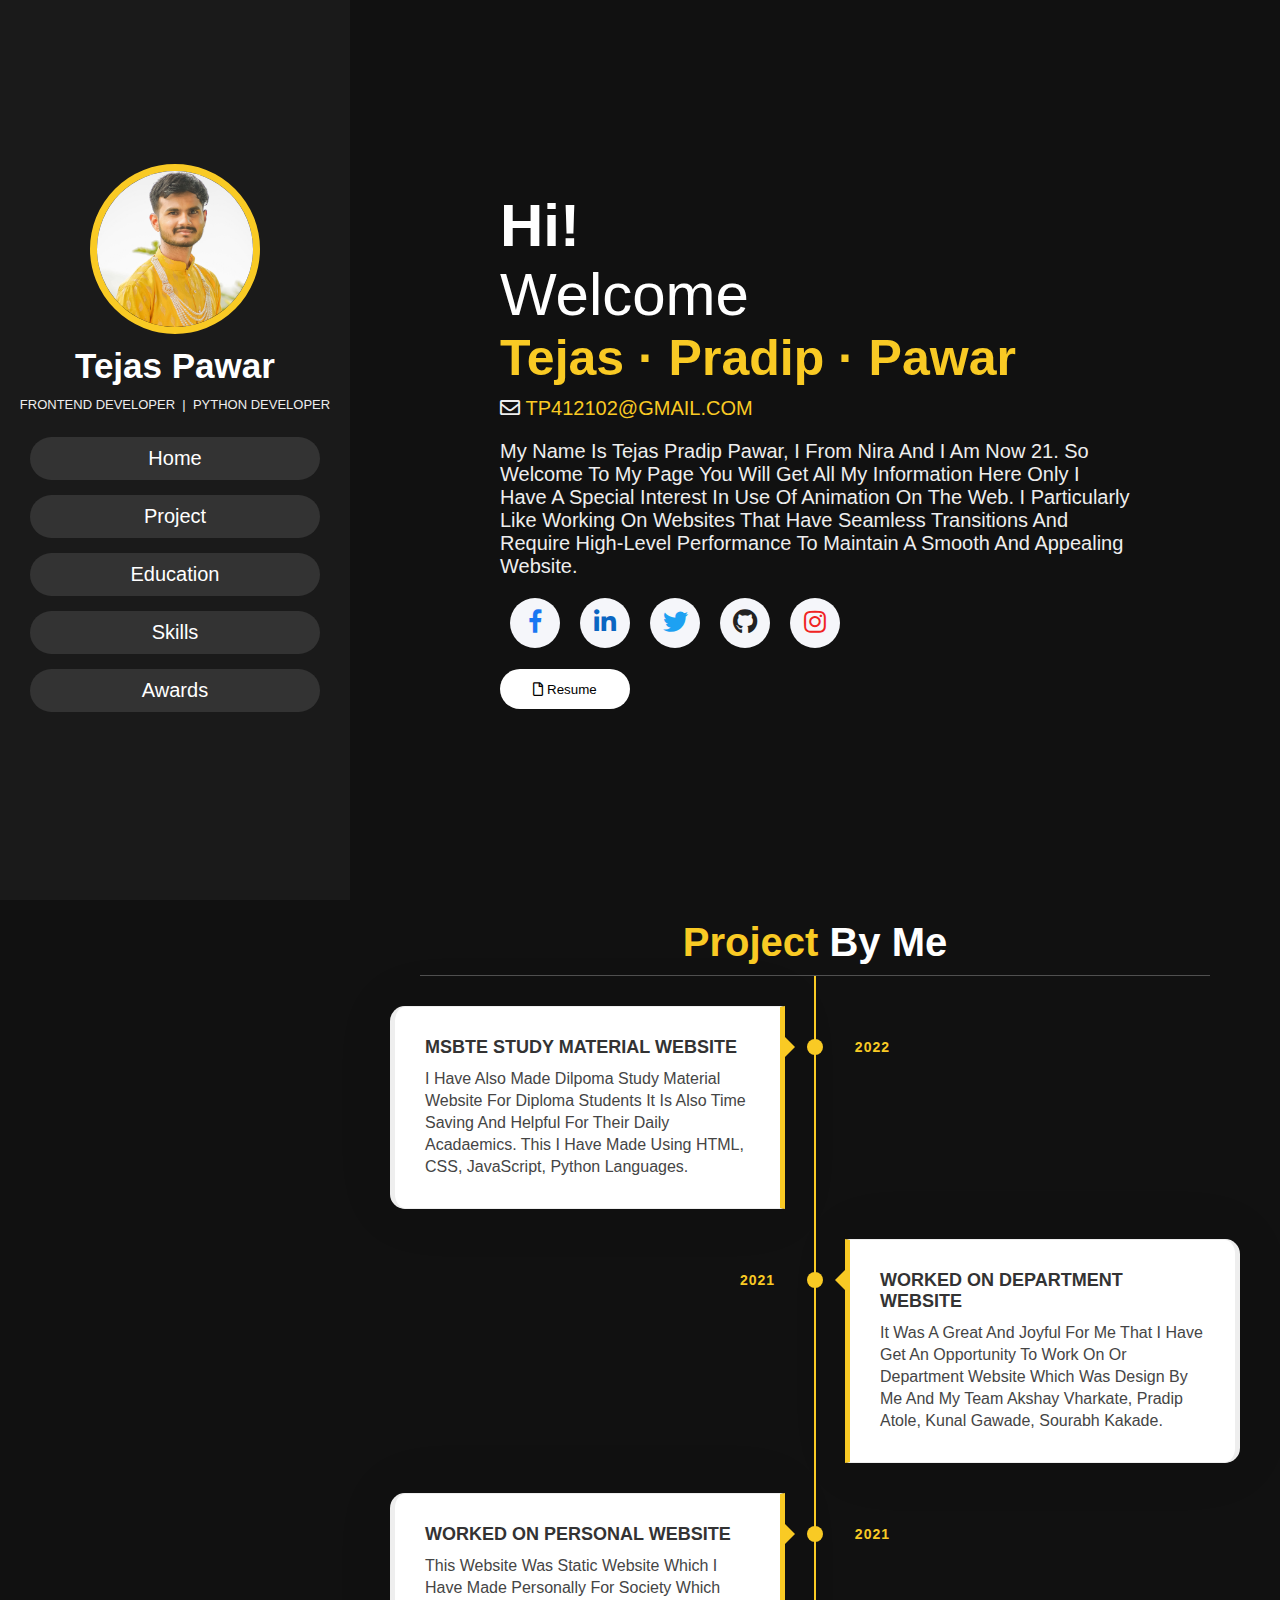
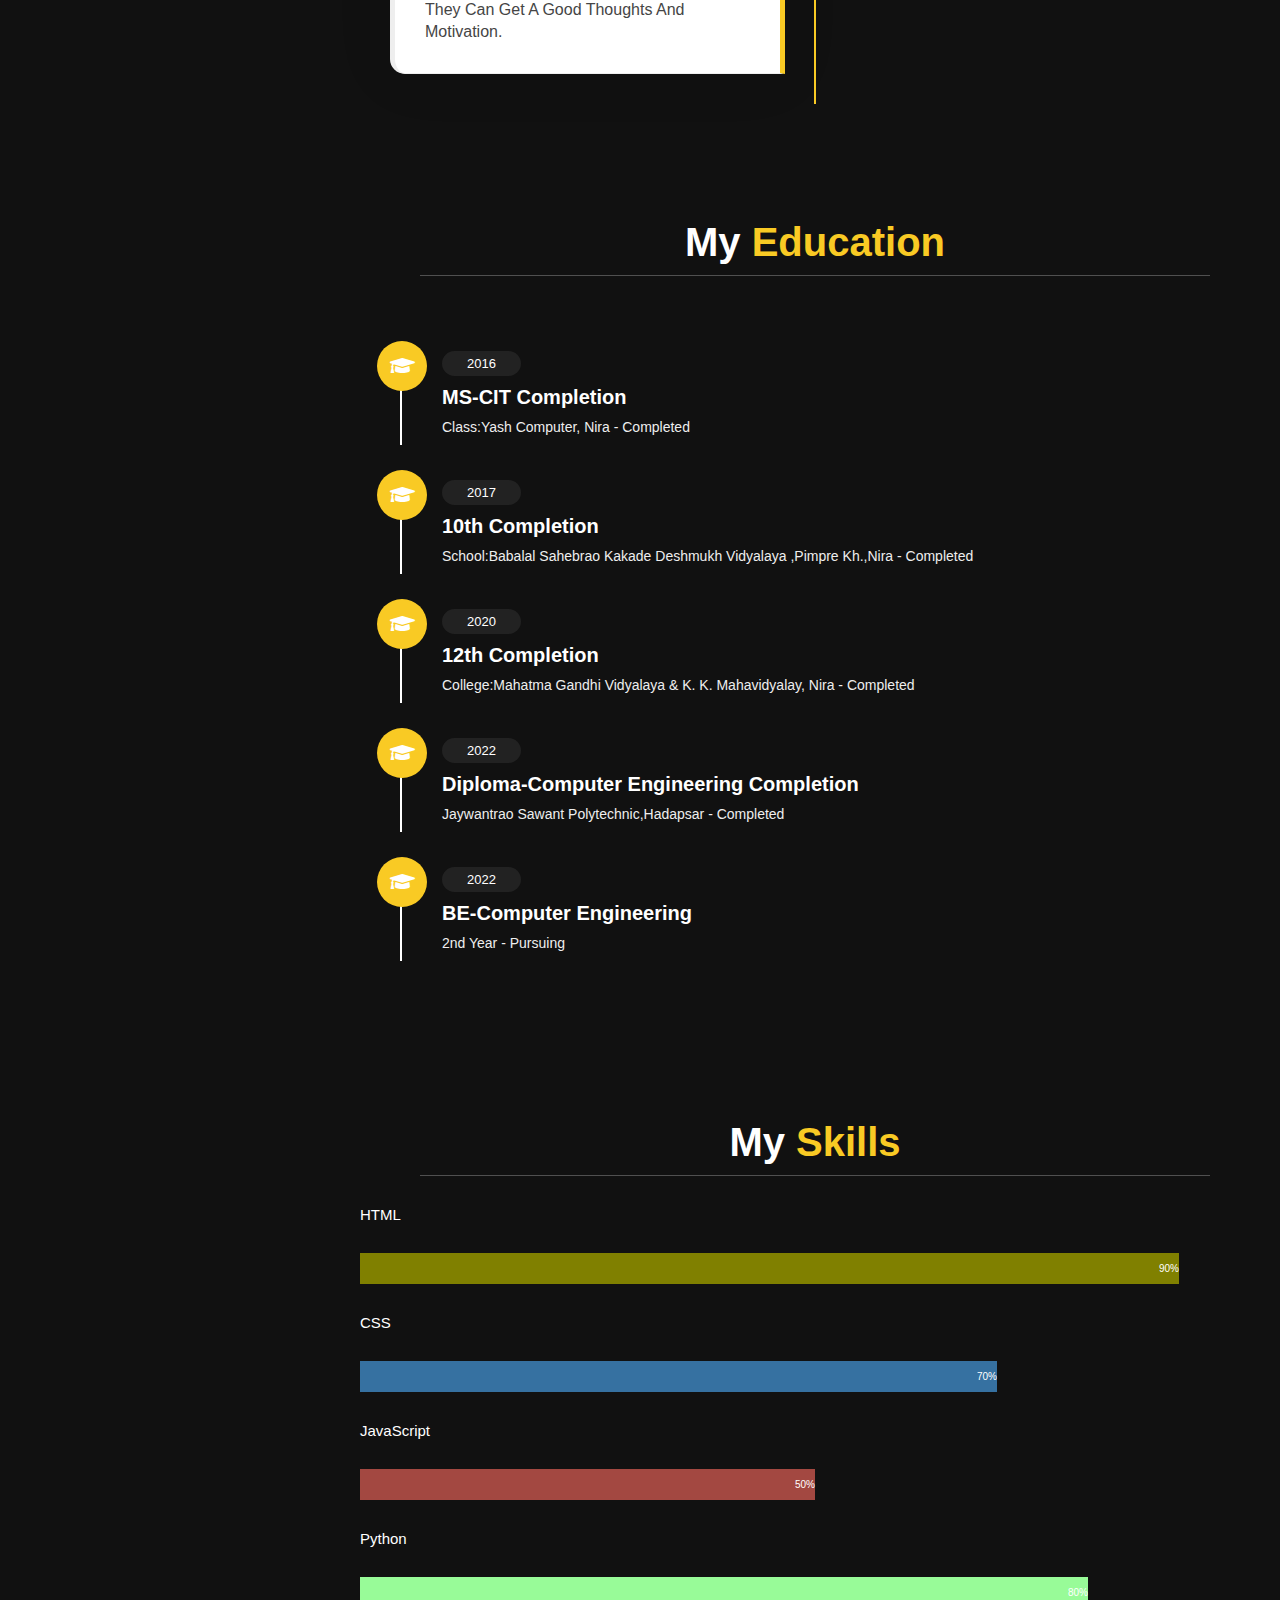
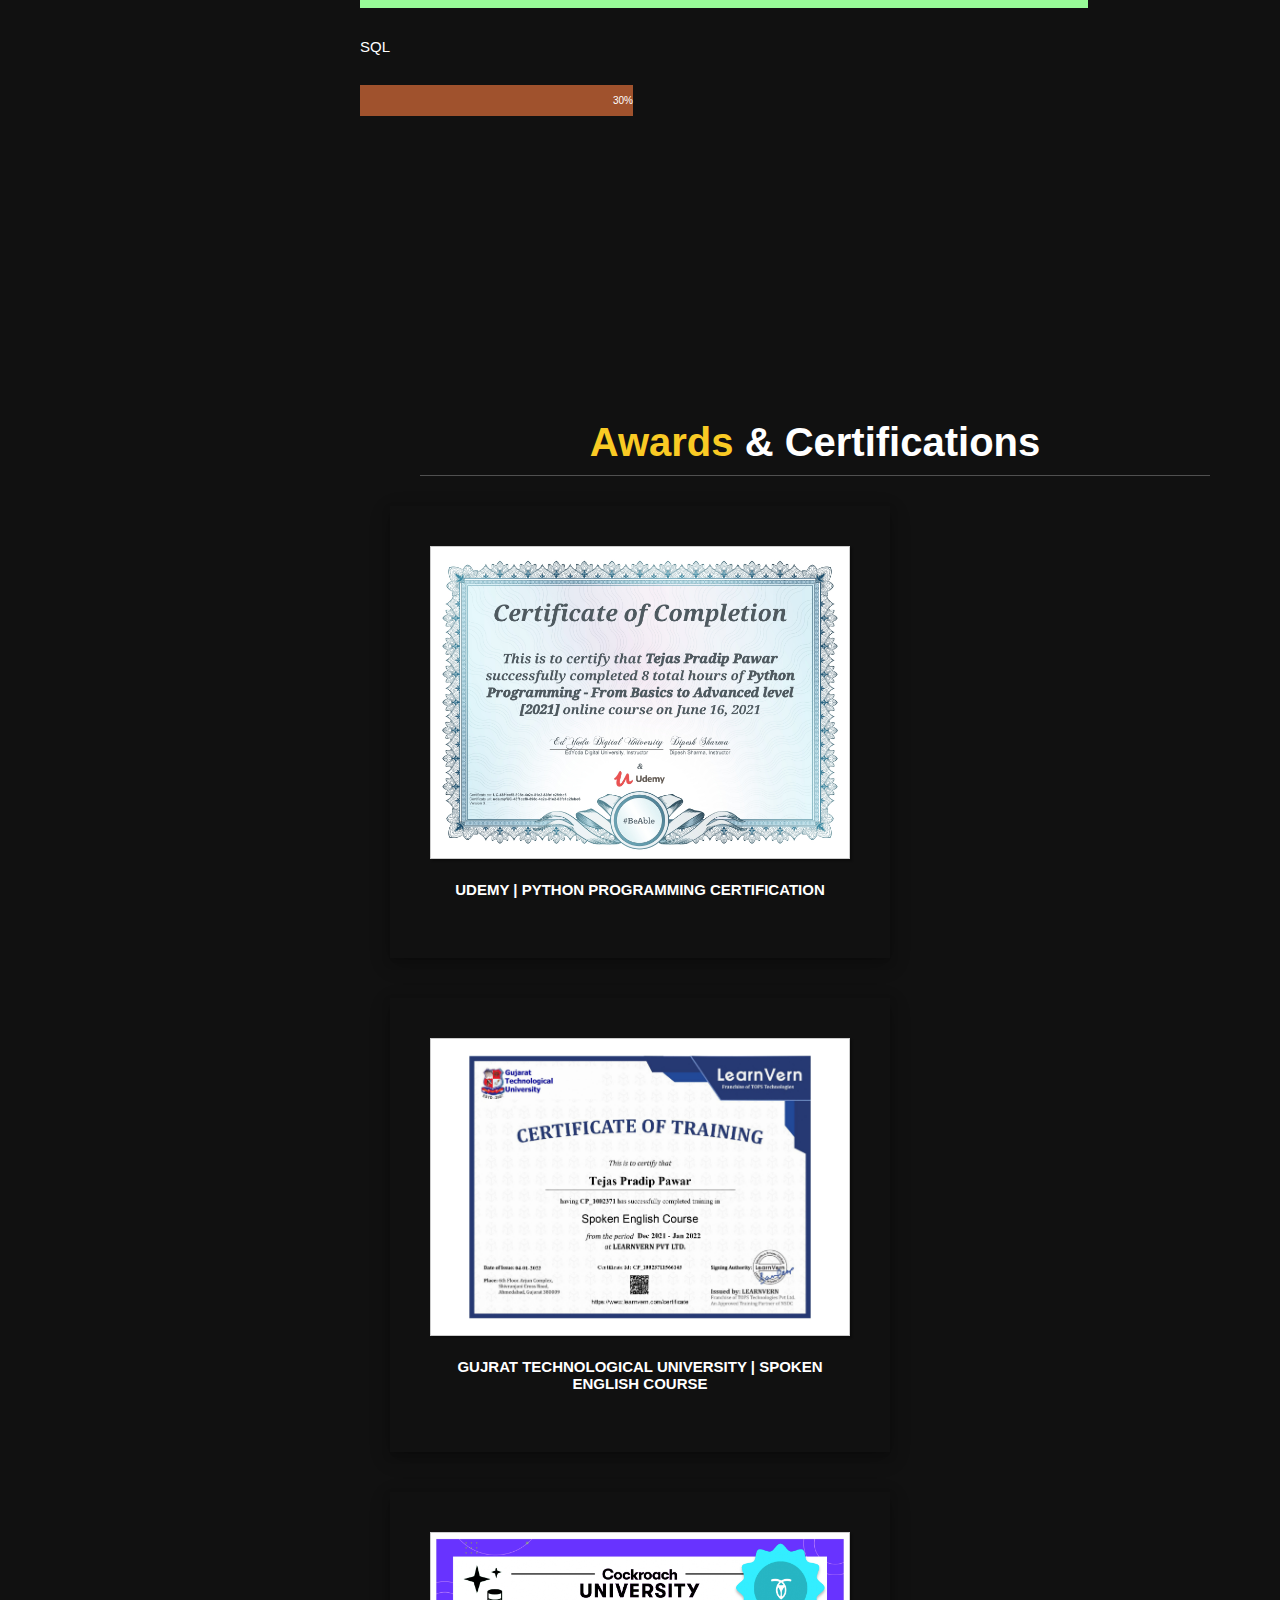
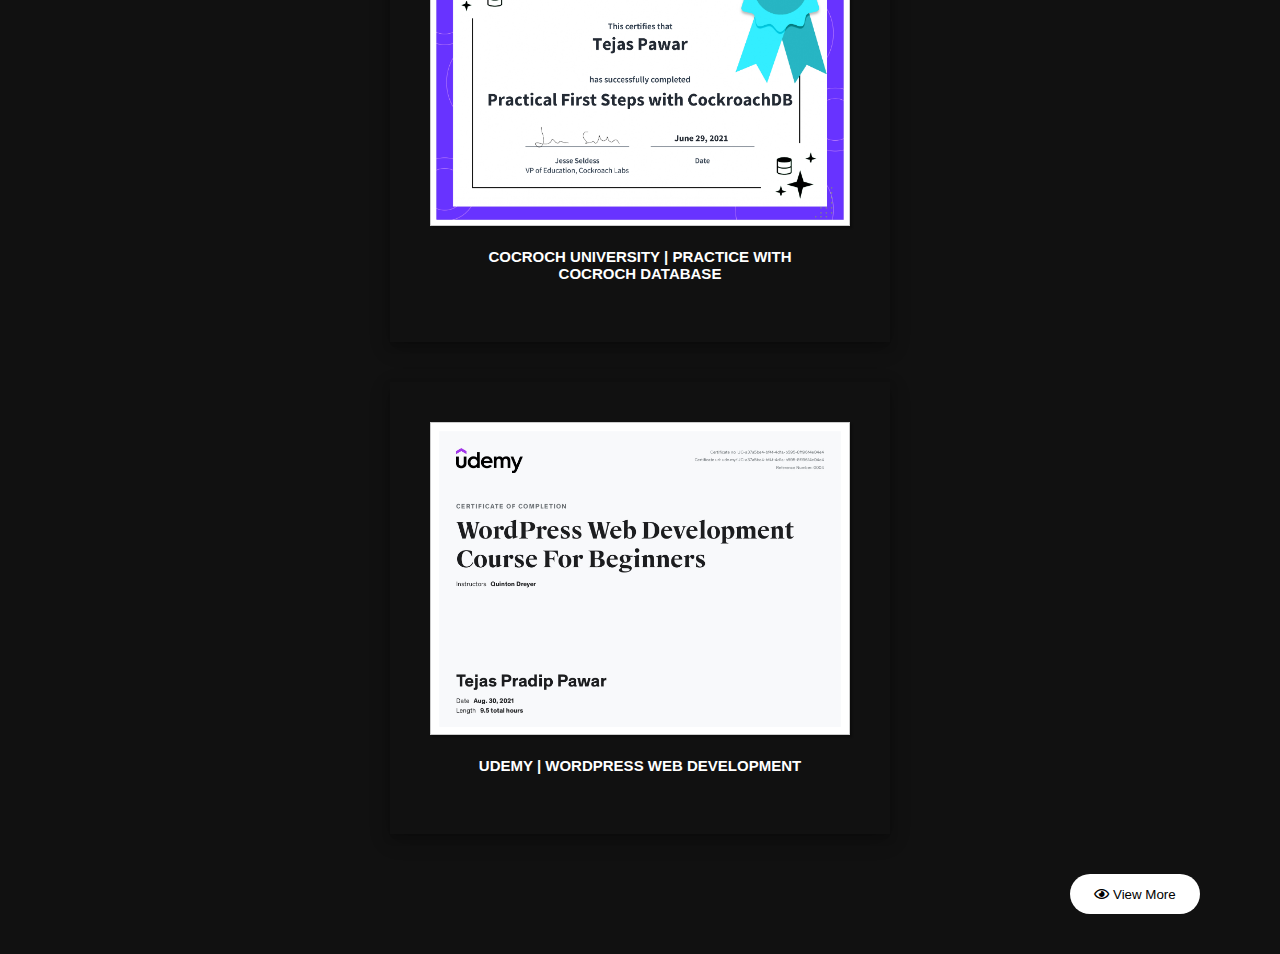
<file: index.html>
<!DOCTYPE html>
<html lang="en">
<head>
    <meta charset="UTF-8">
    <meta name="viewport" content="width=device-width, initial-scale=1.0">
    <link rel="shortcut icon" type="image/x-icon" href="assets/img/profile.png">
    <title>Tejas Pawar | PORTFOLIO</title>

    <!-- font awesome cdn link  -->
    <link rel="stylesheet" href="https://cdnjs.cloudflare.com/ajax/libs/font-awesome/5.15.2/css/all.min.css">
    <link rel="stylesheet" href="https://maxcdn.bootstrapcdn.com/font-awesome/4.5.0/css/font-awesome.min.css">

    <!-- custom css file link  -->
    <link rel="stylesheet" href="style.css">

</head>
<body>
    
<!-- header section starts  -->

<header>

    <div class="user">
        <img src="tejas.jpg" alt="">
        <h3 class="name"> Tejas Pawar </h3>
        <br>
        <pre><p class="post">FRONTEND DEVELOPER  |  PYTHON DEVELOPER</p></pre>
    </div>

    <nav class="navbar">
        <ul>
            <li><a href="#home">home</a></li>
            <li><a href="#project">project</a></li>
            <li><a href="#education">education</a></li>
            <li><a href="#Skills">Skills</a></li>
            <li><a href="#Awards">Awards</a></li>
        </ul>
    </nav>

</header>

<!-- header section ends -->

<div id="menu" class="fas fa-bars"></div>

<!-- home section starts  -->

<section class="home" id="home">

    <h1>Hi!</h1>
    <span class="text-primary">Welcome</span>
    <h3><span>Tejas · Pradip · Pawar</span></h3>
    <p><i class="far fa-envelope"></i> <a href="mailto:name@email.com" class="subheading">tp412102@gmail.com</a></p>
    <p>My name is Tejas Pradip Pawar, I from Nira and I am now 21. So welcome to  my page you will get all my information here only I have a special interest in use of animation on the web. I particularly like working on websites that have seamless transitions and require high-level performance to maintain a smooth and appealing website.
    </p>
    <div class="media"> 
        <a href="https://www.facebook.com/profile.php?id=100022554574338" target="_blank">
            <i class="fa fa-facebook"></i>
        </a>
        <a href="" target="_blank">
            <i class="fab fa-linkedin-in"></i>
        </a>
        <a href="https://twitter.com/pawartejas17" target="_blank">
            <i class="fab fa-twitter"></i>
        </a>
        <a href="" target="_blank">
            <i class="fab fa-github"></i>
        </a>
        <a href="https://www.instagram.com/tejas.pawar17/" target="_blank">
            <i class="fab fa-instagram"></i>
        </a>
    </div> 
    <br>
    <button type="button" class="btn btn-light mt-5"><a href="https://drive.google.com/file/d/16_2R2_2M1ekMbF0WX2G-jdNmRkc7qavn/view?usp=sharing" target="_blank"><span> <i class="far fa-file"></i> Resume</span></a></button> 
</section>

<!-- home section ends -->

<!-- project section starts  -->

<section class="project" id="project">

<h1 class="heading"> <span>project</span> by me </h1>
<div class="timeline">
    <div class="container left">
        <div class="date">2022</div>
        <div class="content">
            <h2>MSBTE Study Material Website</h2>
            <p>
                I have also made Dilpoma Study Material Website for Diploma Students It is also time saving and Helpful for their daily acadaemics. This I have made using HTML, CSS, JavaScript, Python Languages.
            </p>
        </div>
    </div>
    <div class="container right">
        <div class="date">2021</div>
        <div class="content">
            <h2>Worked on department Website</h2>
            <p>
                It was a great and joyful for me that I have get an opportunity to work on or department website which was design by me and my team Akshay Vharkate, Pradip Atole, Kunal Gawade, Sourabh Kakade. 
            </p>
        </div>
    </div>
    <div class="container left">
        <div class="date">2021</div>
        <div class="content">
            <h2>Worked on personal website</h2>
            <p>
                This website was static website which I have made personally for society which they can get a good thoughts and motivation. 
            </p>
        </div>
    </div>
</div>
</section>

<!-- project section ends -->

<!-- education section starts  -->

<section class="education" id="education">

<h1 class="heading"> my <span>education</span> </h1>

<div class="box-container">

    <div class="box">
        <i class="fas fa-graduation-cap"></i>
        <span>2016</span>
        <h3>MS-CIT Completion</h3>
        <p>Class:Yash computer, Nira - Completed</p>
    </div>

    <div class="box">
        <i class="fas fa-graduation-cap"></i>
        <span>2017</span>
        <h3>10th Completion</h3>
        <p>School:Babalal Sahebrao Kakade Deshmukh Vidyalaya ,Pimpre kh.,Nira - Completed</p>
    </div>

    <div class="box">
        <i class="fas fa-graduation-cap"></i>
        <span>2020</span>
        <h3>12th Completion</h3>
        <p>College:Mahatma Gandhi Vidyalaya & K. K. Mahavidyalay, Nira - Completed</p>
    </div>

    <div class="box">
        <i class="fas fa-graduation-cap"></i>
        <span>2022</span>
        <h3>Diploma-Computer Engineering Completion</h3>
        <p>Jaywantrao sawant polytechnic,hadapsar - Completed</p>
    </div>

    <div class="box">
        <i class="fas fa-graduation-cap"></i>
        <span>2022</span>
        <h3>BE-Computer Engineering</h3>
        <p>2nd year - Pursuing</p>
    </div>

</div>

</section>



<!-- Skills section starts  -->

<section class="Skills" id="Skills">

<h1 class="heading"> my <span>Skills</span> </h1>

                   <p>HTML</p>
                            <div class="container">
                                <div class="skills html">90%</div>
                            </div>
                    <p>CSS</p>
                            <div class="container">
                                <div class="skills css">70%</div>
                            </div>
                    <p>JavaScript</p>
                            <div class="container">
                                <div class="skills js">50%</div>
                            </div>
                    <p>Python</p>
                            <div class="container">
                                <div class="skills python">80%</div>
                            </div>
                    <p>SQL</p>
                            <div class="container">
                                <div class="skills sql">30%</div>
                            </div> 

</section>

<!-- Skills section ends -->

<!-- Awards section starts  -->

<section class="Awards" id="Awards">

<h1 class="heading"> <span>Awards </span> & Certifications </h1>
<main class="grid">
    <div class="card">
       <img src="Certificates/python.jpg" alt="Sample photo">
       <h4 class="card-title">UDEMY | PYTHON PROGRAMMING CERTIFICATION</h4>
    </div>
    <div class="card">
       <img src="Certificates/spokenenglish.jpg" alt="Sample photo">
       <h4 class="card-title"> GUJRAT TECHNOLOGICAL UNIVERSITY | SPOKEN ENGLISH COURSE</h4>
    </div>
    <div class="card">
       <img src="Certificates/couniversity.jpg" alt="Sample photo">
       <h4 class="card-title">COCROCH UNIVERSITY | PRACTICE WITH COCROCH DATABASE</h4>
    </div>
    <div class="card">
        <img src="Certificates/wordpress.jpg" alt="Sample photo">
        <h4 class="card-title">UDEMY | WORDPRESS WEB DEVELOPMENT</h4>
    </div>
    

    <button type="button" class="btn btn-light mt-5"><a href="certificate.html"><span> <i class="far fa-eye"></i> View more</span></a></button> 
</main>
</section>

<!-- Awards section ends -->



<!-- Back to top button -->

<button onclick="topFunction()" id="myBtn" title="Go to top">
    <i class="fas fa-arrow-circle-up"></i>
</button>

<script>
    //Get the button
    var mybutton = document.getElementById("myBtn");
    
    // When the user scrolls down 20px from the top of the document, show the button
    window.onscroll = function() {scrollFunction()};
    
    function scrollFunction() {
      if (document.body.scrollTop > 20 || document.documentElement.scrollTop > 20) {
        mybutton.style.display = "block";
      } else {
        mybutton.style.display = "none";
      }
    }
    
    // When the user clicks on the button, scroll to the top of the document
    function topFunction() {
      document.body.scrollTop = 0;
      document.documentElement.scrollTop = 0;
    }
    </script>

<!-- jquery cdn link  -->
<script src="https://cdnjs.cloudflare.com/ajax/libs/jquery/3.6.0/jquery.min.js"></script>

<!-- custom js file link  -->
<script src="script.js"></script>


</body>
</html>
</file>
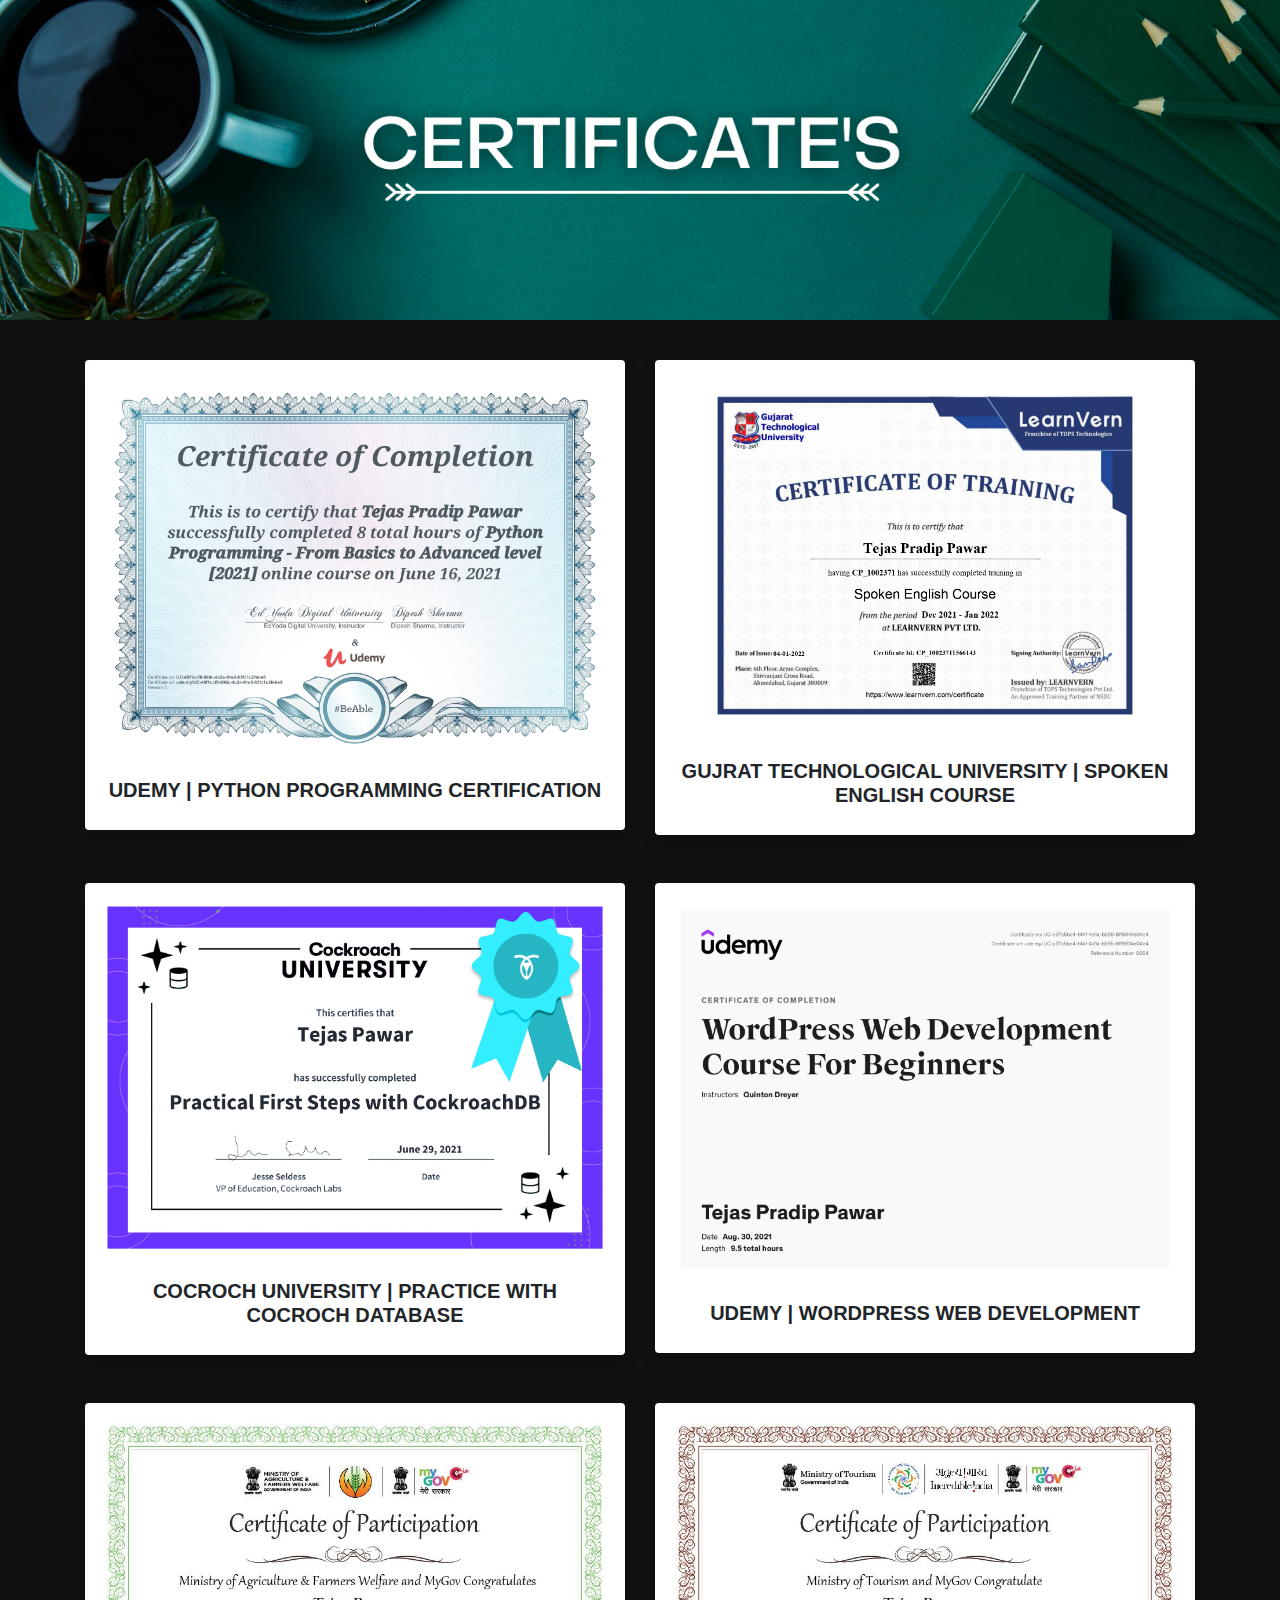
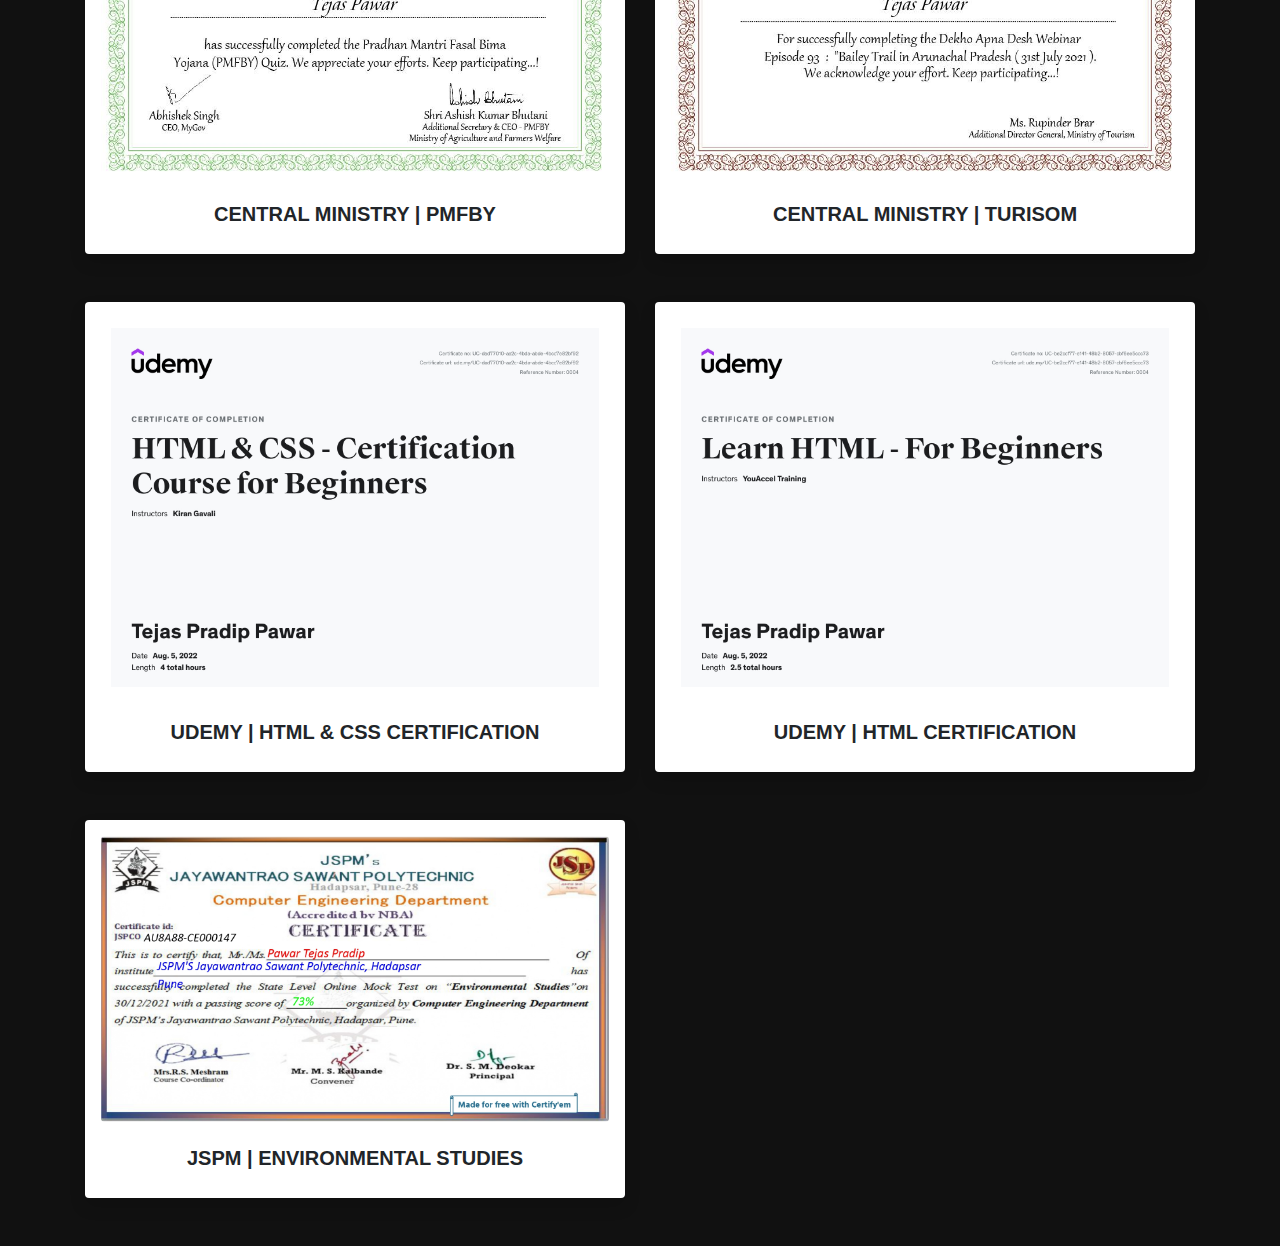
<file: certificate.html>
<!DOCTYPE html>
<html lang="en">
<head>
    <meta charset="UTF-8">
    <meta http-equiv="X-UA-Compatible" content="IE=edge">
    <meta name="viewport" content="width=device-width, initial-scale=1.0">
    <link rel="shortcut icon" type="image/x-icon" href="assets certificate/Certificate-banner.png">
    <link rel="stylesheet" href="https://stackpath.bootstrapcdn.com/bootstrap/4.4.1/css/bootstrap.min.css"
     integrity="sha384-Vkoo8x4CGsO3+Hhxv8T/Q5PaXtkKtu6ug5TOeNV6gBiFeWPGFN9MuhOf23Q9Ifjh" crossorigin="anonymous">
    <title>CERTIFICATE</title>
</head>
<style>
body{
    
    background:#111;
}
.card {
    padding: 40px;
    width: 500px;
    box-shadow: 0 4px 8px 0 rgba(0, 0, 0, 0.2), 0 6px 20px 0 rgba(0, 0, 0, 0.19);
    text-align: center;
  }
@media (max-width:767px)
{
  .card{
      width: 200px;
  }
  
}
.card-title{
    font-size: 20px;
    text-align: center;
    font-family: 'Segoe UI', Tahoma, Geneva, Verdana, sans-serif;
    font-weight: bold;
}
</style>
<body>
<img src="assets certificate/Certificate-banner.png" style="width:100%;">

<div class="container" style="padding-top: 40px;">
   <!-- Gallery -->
<div class="row">
    <div class="col-lg-6 col-sm-6">
        <div class="shadow p-3 mb-5 bg-white rounded">
            <img src="assets certificate/python.jpg"class="w-100 shadow-1-strong rounded mb-4"alt=""/>
            <h4 class="card-title">UDEMY | PYTHON PROGRAMMING CERTIFICATION</h4>
        </div>
    </div>
    <div class="col-lg-6 col-sm-6">
        <div class="shadow p-3 mb-5 bg-white rounded">
            <img src="assets certificate/Spoken English.jpg"class="w-100 shadow-1-strong rounded mb-4"alt=""/>
            <h4 class="card-title"> GUJRAT TECHNOLOGICAL UNIVERSITY | SPOKEN ENGLISH COURSE</h4>
        </div>
    </div>
    <div class="col-lg-6 col-sm-6">
        <div class="shadow p-3 mb-5 bg-white rounded">
            <img src="assets certificate/Cocroch university.jpg"class="w-100 shadow-1-strong rounded mb-4"alt=""/>
            <h4 class="card-title">COCROCH UNIVERSITY | PRACTICE WITH COCROCH DATABASE</h4>
        </div>
    </div>
    <div class="col-lg-6 col-sm-6">
        <div class="shadow p-3 mb-5 bg-white rounded">
            <img src="assets certificate/wordpress.jpg"class="w-100 shadow-1-strong rounded mb-4"alt=""/>
            <h4 class="card-title">UDEMY | WORDPRESS WEB DEVELOPMENT</h4>
        </div>
    </div>
    <div class="col-lg-6 col-sm-6">
        <div class="shadow p-3 mb-5 bg-white rounded">
            <img src="assets certificate/Central Ministry PMFBY.jpg"class="w-100 shadow-1-strong rounded mb-4"alt=""/>
            <h4 class="card-title">CENTRAL MINISTRY | PMFBY</h4>
        </div>
    </div>
    <div class="col-lg-6 col-sm-6">
        <div class="shadow p-3 mb-5 bg-white rounded">
            <img src="assets certificate/Central Ministry Turisom.jpg"class="w-100 shadow-1-strong rounded mb-4"alt=""/>
            <h4 class="card-title">CENTRAL MINISTRY | TURISOM</h4>
        </div>
    </div>
    <div class="col-lg-6 col-sm-6">
        <div class="shadow p-3 mb-5 bg-white rounded">
            <img src="assets certificate/html css.jpg"class="w-100 shadow-1-strong rounded mb-4"alt=""/>
            <h4 class="card-title">UDEMY | HTML & CSS CERTIFICATION</h4>
        </div>
    </div>
    <div class="col-lg-6 col-sm-6">
        <div class="shadow p-3 mb-5 bg-white rounded">
            <img src="assets certificate/html certificate.jpg"class="w-100 shadow-1-strong rounded mb-4"alt=""/>
            <h4 class="card-title">UDEMY | HTML CERTIFICATION</h4>
        </div>
    </div>
    <div class="col-lg-6 col-sm-6">
        <div class="shadow p-3 mb-5 bg-white rounded">
            <img src="assets certificate/EST Mock Test.jpg"class="w-100 shadow-1-strong rounded mb-4"alt=""/>
            <h4 class="card-title">JSPM | ENVIRONMENTAL STUDIES</h4>
        </div>
    </div>
    
                  
        </div>
    </div>
</div>

<script src="https://code.jquery.com/jquery-3.4.1.slim.min.js" integrity="sha384-J6qa4849blE2+poT4WnyKhv5vZF5SrPo0iEjwBvKU7imGFAV0wwj1yYfoRSJoZ+n" crossorigin="anonymous"></script>
<script src="https://cdn.jsdelivr.net/npm/popper.js@1.16.0/dist/umd/popper.min.js" integrity="sha384-Q6E9RHvbIyZFJoft+2mJbHaEWldlvI9IOYy5n3zV9zzTtmI3UksdQRVvoxMfooAo" crossorigin="anonymous"></script>
<script src="https://stackpath.bootstrapcdn.com/bootstrap/4.4.1/js/bootstrap.min.js" integrity="sha384-wfSDF2E50Y2D1uUdj0O3uMBJnjuUD4Ih7YwaYd1iqfktj0Uod8GCExl3Og8ifwB6" crossorigin="anonymous"></script>

</body>
</html>
</file>
<file: style.css>
@import url('https://fonts.googleapis.com/css2?family=Nunito:wght@200;300;400;600&display=swap');

:root{
    --yellow:#f9ca24;
}

*{
    font-family: Arial, Helvetica, sans-serif;
    margin:0; padding:0;
    box-sizing: border-box;
    text-decoration: none;
    outline: none; border:none;
    text-transform: capitalize;
    transition: all .2s linear;
}

*::selection{
    background:var(--yellow);
    color:#333;
}

html{
    scroll-behavior: smooth;
    font-size: 62.5%;
    overflow-x: hidden;
}

html::-webkit-scrollbar{
    width:1.4rem;
}

html::-webkit-scrollbar-track{
    background:#222;
}

html::-webkit-scrollbar-thumb{
    background:var(--yellow);
}

body{
    background:#111;
    overflow-x: hidden;
    padding-left: 35rem;
}

section{
    min-height: 100vh;
    padding:1rem;
}


.heading{
    text-align: center;
    margin:0 6rem;
    font-size: 4rem;
    padding:1rem;
    border-bottom: .1rem solid #fff4;
    color:#fff;
}

.heading span{
    color:var(--yellow);
}

header{
    position: fixed;
    top:0; left:0;
    z-index: 1000;
    height:100%;
    width:35rem;
    background:#1a1a1a;
    display: flex;
    align-items: center;
    justify-content: center;
    flex-flow: column;
    text-align: center;
}

header .user img{
    height:17rem;
    width:17rem;
    border-radius: 50%;
    object-fit: cover;
    margin-bottom: 1rem;
    border:.7rem solid var(--yellow);
}

header .user .name{
    font-size: 3.5rem;
    color:#fff;
}

header .user .post{
    font-size: 13px;
    color:#eee;
}

header .navbar{
    width:100%;
}

header .navbar ul{
    list-style: none;
    padding:1rem 3rem;
}
.subheading {
    font-family: "Saira Extra Condensed", -apple-system, BlinkMacSystemFont, "Segoe UI", Roboto, "Helvetica Neue", Arial, sans-serif, "Apple Color Emoji", "Segoe UI Emoji", "Segoe UI Symbol", "Noto Color Emoji";
    text-transform: uppercase;
    font-weight: 500;
    font-size: 20px;
    color: var(--yellow);
}
  
header .navbar ul li a{
    display: block;
    padding:1rem;
    margin:1.5rem 0;
    background:#333;
    color:#fff;
    font-size: 2rem;
    border-radius: 5rem;
}

header .navbar ul li a:hover{
    background:var(--yellow);
}


#menu{
    position: fixed;
    top:2rem; right:2rem;
    background:#333;
    color:#fff;
    cursor: pointer;
    font-size: 2.5rem;
    padding:1rem 1.5rem;
    z-index: 1000;
    display: none;
}

.home{
    display: flex;
    justify-content: center;
    flex-flow: column;
    padding:0 15rem;
}

.home h1{
    font-size: 6rem;
    color:#fff;
}
.text-primary{
    font-size: 6rem;
    color:#fff;

}
.home h3{
    font-size:5rem;
    color:#fff;
}

.home h3 span{
    color:var(--yellow);
}

.home p{
    font-size:2rem;
    color:#eee;
    padding: 1rem 0;
}

.home .media {
    display: flex;
    justify-content:left;
    align-items: left;
}

.home .media a{
    width: 50px;
    height: 50px;
    background-color: #f5f6fa;
    border-radius: 50px;
    text-align: center;
    line-height: 60px;
    margin: 10px;
}

.home .media a i{
    font-size: 25px ;
    transition: all 0.3s linear;
}
.home .media a:hover i{
transform: scale(1.3);
}

.fa-facebook{
    color: #1877f2;
}
.fa-linkedin-in{
    color: #0a66c2;
}
.fa-twitter{
    color: #1da1f2;
}
.fa-github{
    color: #222222;
}
.fa-instagram{
    color: #f02323;
}
@media (max-width:767.98px) {
    .home h3{
        font-size:3rem;
    }
}
.home button{
    width: 130px;
    height: 40px;
    border-radius: 20px;
    background-color:rgb(255, 255, 255);
}
.home button span{
    color: rgb(0, 0, 0);
}
.timeline {
    position: relative;
    width: 100%;
    max-width: 1140px;
    margin: 0 auto;
    padding: 15px 0;
}

.timeline::after {
    content: '';
    position: absolute;
    width: 2px;
    background: var(--yellow);
    top: 0;
    bottom: 0;
    left: 50%;
    margin-left: -1px;
}

.project .container {
    padding: 15px 30px;
    position: relative;
    background: inherit;
    width: 50%;
}

.project .container.left {
    left: 0;
}

.project .container.right {
    left: 50%;
}

.project .container::after {
    content: '';
    position: absolute;
    width: 16px;
    height: 16px;
    top: 48px;
    right: -8px;
    background: var(--yellow);
    border-radius: 16px;
    z-index: 1;
}

.project .container.right::after {
    left: -8px;
}

.project .container::before {
  content: '';
  position: absolute;
  width: 0;
  height: 0;
  top: 46px;
  right: 10px;
  z-index: 1;
  border: 10px solid;
  border-color: transparent transparent transparent var(--yellow);
}

.project .container.right::before {
  left: 10px;
  border-color: transparent var(--yellow) transparent transparent;
}

.project .container .date {
    content: '';
    position: absolute;
    display: inline-block;
    top: 48px;
    text-align: center;
    font-size: 14px;
    font-weight: bold;
    color: var(--yellow);
    text-transform: uppercase;
    letter-spacing: 1px;
    z-index: 1;
}

.project .container.left .date {
    right: -75px;
}

.project .container.right .date {
    left: -75px;
}

.project .container .content {
    padding: 30px;
    background: #ffffff;
    position: relative;
    border: 1px solid #eeeeee;
    border-right: 5px solid var(--yellow);
    border-left: 5px solid #eeeeee;
    border-radius: 15px 0 0 15px;
    box-shadow: 0 0 60px rgba(0, 0, 0, .08);
}

.project .container.right .content {
    border-right: 5px solid #eeeeee;
    border-left: 5px solid var(--yellow);
    border-radius: 0 15px 15px 0;
}

.project .container .content h2 {
    margin: 0 0 10px 0;
    font-size: 18px;
    font-weight:bold;
    color: #333;
    text-transform:uppercase;
}

.project .container .content p {
    margin: 0;
    font-size: 16px;
    line-height: 22px;
    color: #454545;
}

@media (max-width: 767.98px) {
    .timeline::after {
        left: 90px;
    }

    .project .container {
        width: 100%;
        padding-left: 120px;
        padding-right: 30px;
    }
    
    .project .container.right {
        left: 0%;
    }

    .project .container.left::after, 
    .project .container.right::after {
        left: 82px;
    }
    
    .project .container.left::before,
    .project .container.right::before {
        left: 100px;
        border-color: transparent var(--yellow) transparent transparent;
    }
    
    .project .container.left .date,
    .project .container.right .date {
        right: auto;
        left: 15px;
    }
    
    .project .container.left .content,
    .project .container.right .content {
        border-right: 5px solid #eeeeee;
        border-left: 5px solid var(--yellow);
        border-radius: 0 15px 15px 0;
    }
}

.education .box-container{
    align-items: center;
    justify-content: space-between;

    padding-left: 3rem;
    padding-top: 40px;
}

.education .box-container .box{
    width:60rem;
    margin:4rem 1rem;
    padding-left: 4rem;
    border-left: .2rem solid #fff;
    position: relative;
}

.education .box-container .box span{
    font-size: 1.3rem;
    background:#222;
    color:#fff;
    border-radius: 5rem;
    padding:.5rem 2.5rem;
}

.education .box-container .box h3{
    font-size: 2rem;
    color:#fff;
    padding-top: 1.5rem;
}

.education .box-container .box p{
    font-size: 1.4rem;
    color:#eee;
    padding: 1rem 0;
}

.education .box-container .box i{
    position: absolute;
    top:-1.5rem; left:-2.5rem;
    height:5rem;
    width: 5rem;
    border-radius: 50%;
    line-height: 5rem;
    text-align: center;
    font-size: 2rem;
    color:#fff;
    background:var(--yellow);
}


.html {width: 90%; background-color:olive ;}
.css {width: 70%; background-color: #3671a1;}
.js {width: 50%; background-color: #a34841;}
.python {width: 80%; background-color: palegreen; }
.sql {width: 30%; background-color: sienna}
.skills {
  text-align: right;
  padding-top: 10px;
  padding-bottom: 10px;
  color: white;
}
.Skills p{
    color: #fff;
    padding-top: 30px;
    padding-bottom: 30px;
    font-size: 15px; 
}
.Awards .grid { 
    padding: 30px;
    display: grid;
    grid-template-columns: repeat(auto-fill, minmax(600px, 1fr));
    grid-gap: 40px;
    align-items: stretch;
    }
.Awards .grid img {
    border: 1px solid #ccc;
    box-shadow: 2px 2px 2px 0px  rgba(0,0,0,0.3);
    max-width: 100%;
  }
.Awards .card {
    padding: 40px;
    width: 500px;
    box-shadow: 0 4px 8px 0 rgba(0, 0, 0, 0.2), 0 6px 20px 0 rgba(0, 0, 0, 0.19);
    text-align: center;
  }
  .Awards .card .card-title{
      color: white;
      margin: 20px;
      font-size: 15px;
  }
  @media (max-width:767.98px) {
    .Awards .card{
        width: 330px;

    }
}
.Awards .grid button{
    margin-left: 80%;
    cursor: pointer;
    width: 130px;
    height: 40px;
    border-radius: 20px;
    background-color:rgb(255, 255, 255);
}
.Awards .grid button span{
    color: rgb(0, 0, 0);
}
#myBtn {
    display: none;
    position: fixed;
    bottom: 20px;
    right: 30px;
    z-index: 99;
    font-size: 28px;
    outline: none;
    background-color: var(--yellow);
    color: white;
    cursor: pointer;
    padding: 15px;
    border-radius: 50px;
  }
 
  #myBtn:hover {
    background-color: #555;
  }

/* media queries  */

@media (max-width:1200px){

    html{
        font-size: 55%;
    }

    .home{
        padding:1rem 4rem;
    }

}

@media (max-width:991px){

   header{
       left:-120%;
   }

   #menu{
       display: block;
   }

   header.toggle{
    left:0%;
   }

   body{
       padding:0;
   }

}

@media (max-width:768px){

    html{
        font-size: 50%;
    }
    .Awards .grid button{
        margin-left: 15%;

    }
 }

@media (max-width:400px){

    header{
        width: 100vw;
    }

    .heading{
        margin:0 3rem;
    }

    .project .row .counter .box{
        width: 100%;
    }
 
    .education .box-container .box{
        width:100%;
    }

    .Skills .box-container .box{
        width:100%;
    }

    .Awards .row form{
        margin:3rem 0;
    }

 }
</file>
